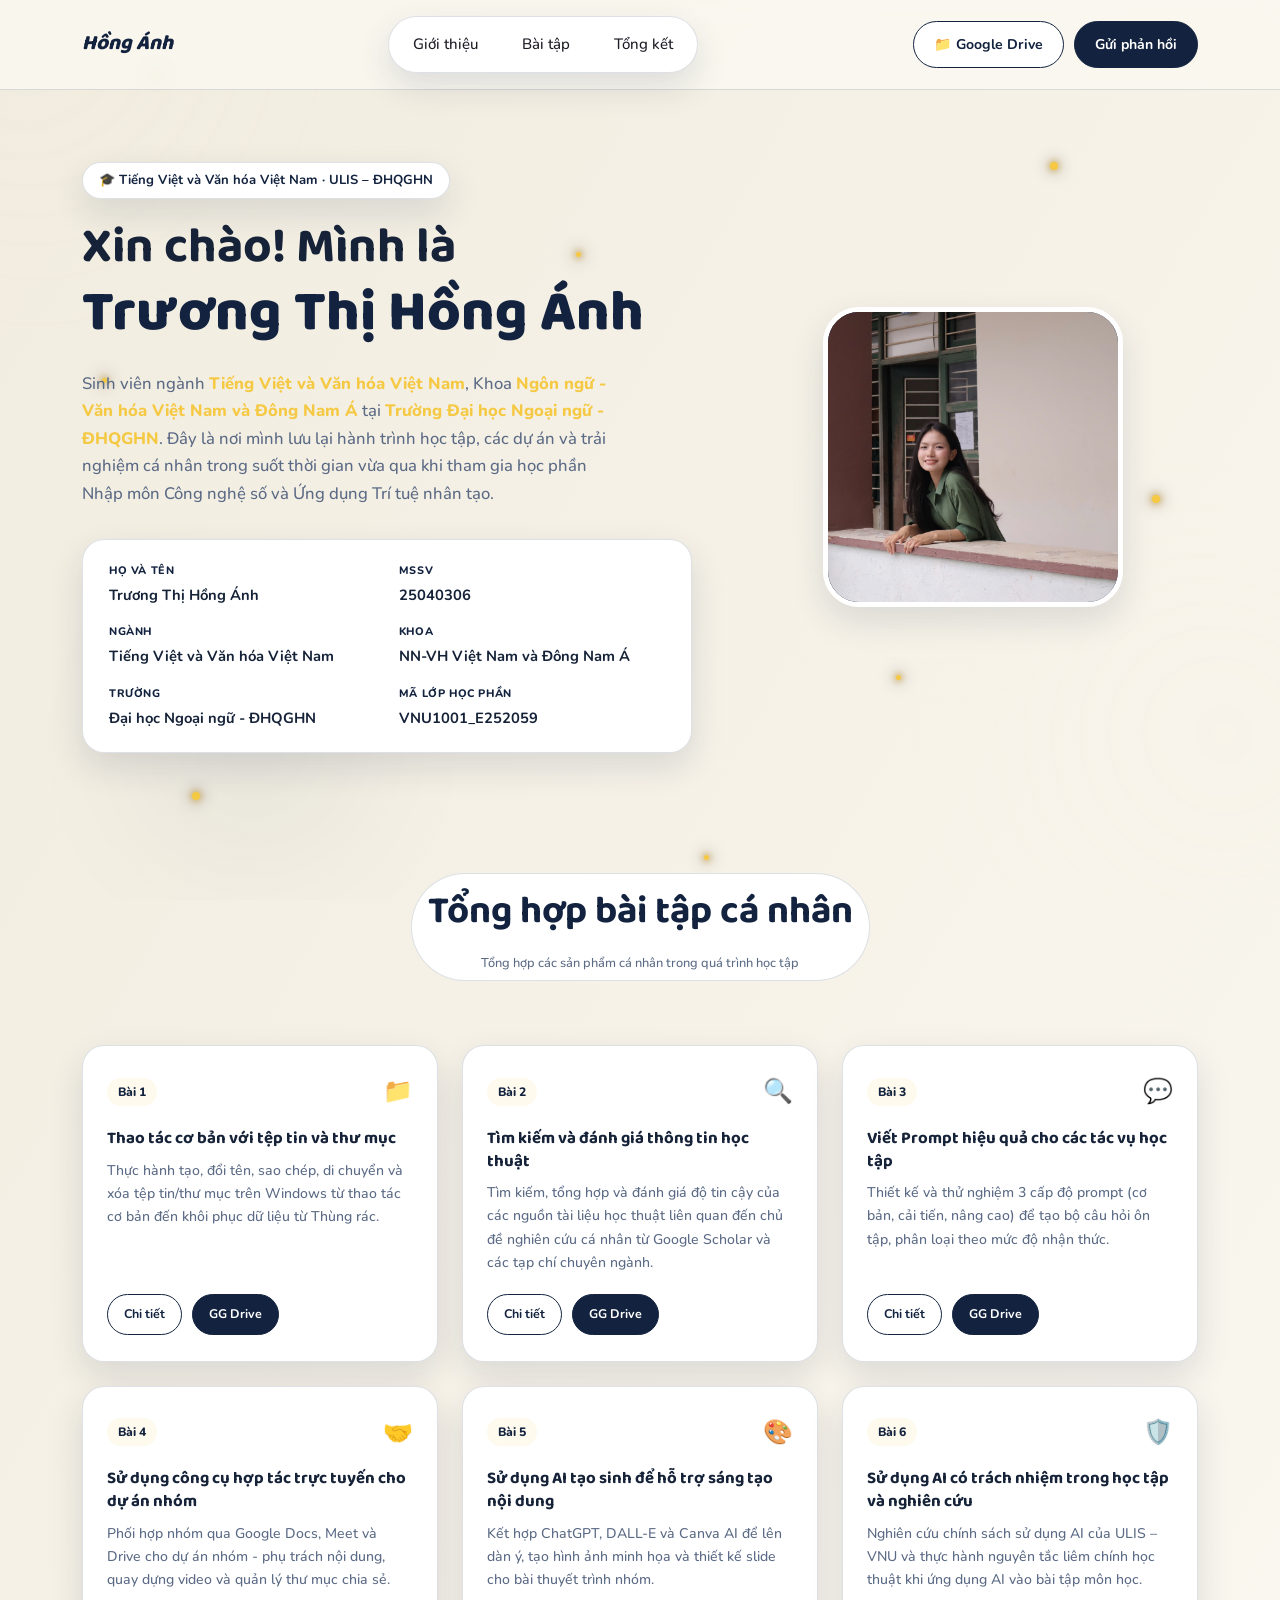
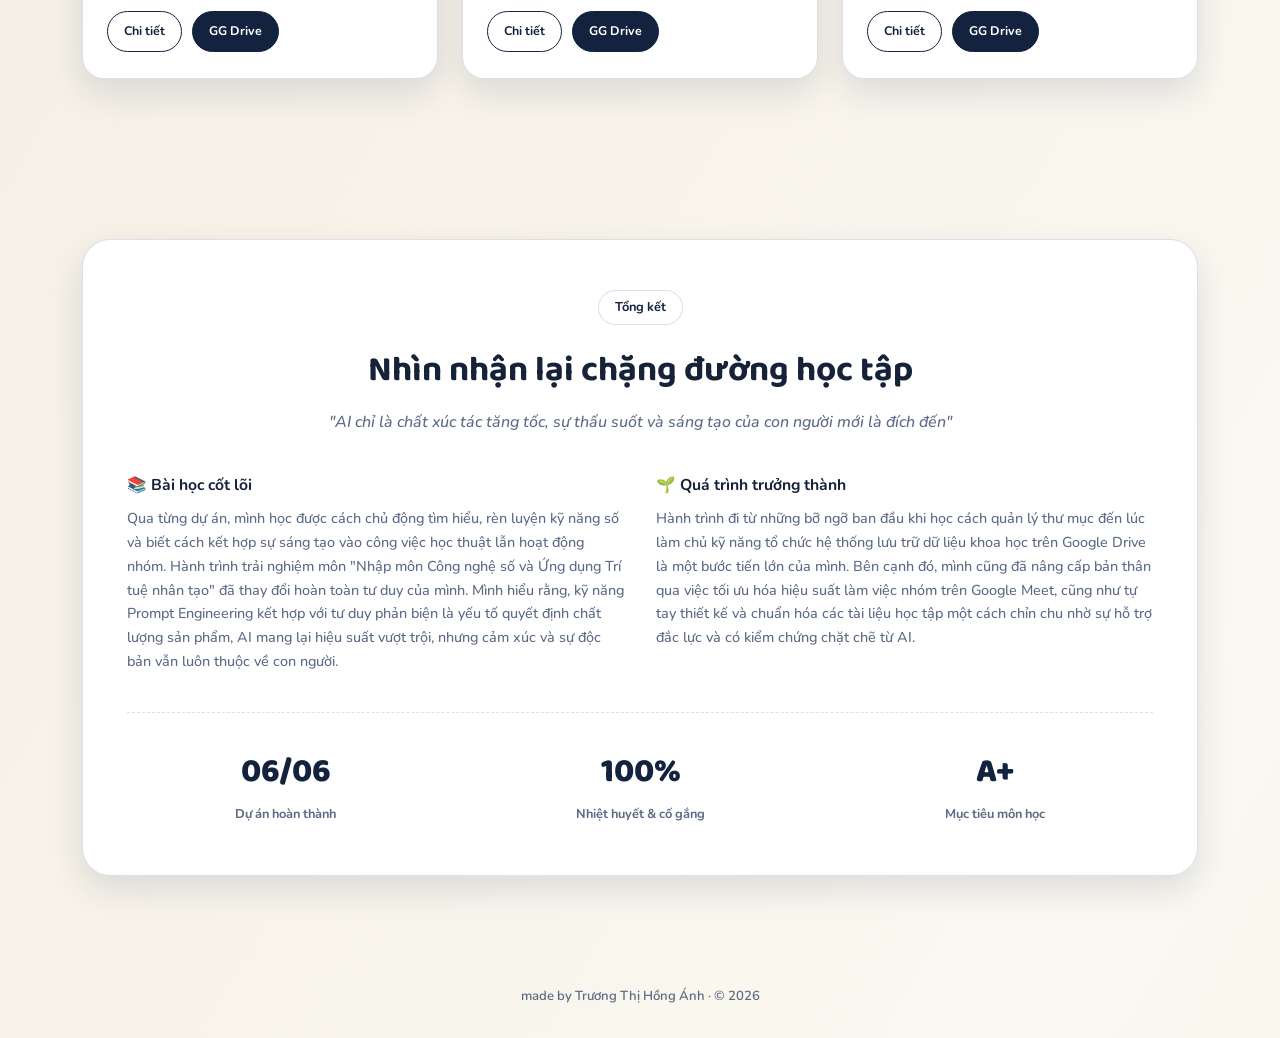
<file: index.html>
<!DOCTYPE html>
<html lang="vi">
<head><link rel="stylesheet" href="style.css">
<meta charset="UTF-8">
<meta name="viewport" content="width=device-width, initial-scale=1.0">
<title>Trương Thị Hồng Ánh — Portfolio</title>
<link rel="preconnect" href="https://fonts.googleapis.com">
<link href="https://fonts.googleapis.com/css2?family=Baloo+2:wght@500;600;700;800&family=Nunito:wght@400;500;600;700;800&display=swap" rel="stylesheet">
<style>
  :root{
    --cream:#FBF8F1;
    --cream-2:#FFFAEE;
    --card:#FFFFFF;
    --navy:#13233F;
    --navy-deep:#122F61;
    --navy-soft:#3E5578;
    --ink:#152238;
    --ink-soft:#5B6A85;
    --gold:#f5c944;
    --line:rgba(19,35,63,0.14);
    --shadow: 0 14px 34px rgba(19,35,63,0.12);
  }

  *{margin:0;padding:0;box-sizing:border-box;}
  html{scroll-behavior:smooth;}

  @media (prefers-reduced-motion: reduce){
    html{scroll-behavior:auto;}
    *{animation-duration:0.01ms !important; animation-iteration-count:1 !important; transition-duration:0.01ms !important;}
  }

  body{
    font-family:'Nunito', sans-serif;
    color:var(--ink);
    line-height:1.65;
    position:relative;
    overflow-x:hidden;
    background:linear-gradient(120deg, #F1ECDF 0%, #FBF8F1 30%, #F1ECDF 60%, #F1ECDF 100%);
    background-size:300% 300%;
    animation:gradientShift 18s ease infinite;
  }
  @keyframes gradientShift{
    0%{background-position:0% 50%;}
    50%{background-position:100% 50%;}
    100%{background-position:0% 50%;}
  }

  h1,h2,h3{font-family:'Baloo 2', sans-serif; font-weight:700;}
  .script{font-family:'Baloo 2', sans-serif; font-weight:800; color:var(--navy);}

  a{color:inherit; text-decoration:none;}
  img{max-width:100%; display:block;}

  :focus-visible{outline:3px solid var(--navy); outline-offset:3px; border-radius:6px;}

  .page{position:relative; z-index:1;}

  /* ---------- BACKGROUND DECOR (continuous drift = "nền động") ---------- */
  .bg-decor{position:fixed; inset:0; overflow:hidden; z-index:0; pointer-events:none;}
  .blob{position:absolute; border-radius:50%; filter:blur(75px); will-change:transform;}
  .blob-1{width:460px; height:460px; top:-14%; left:-10%; background:radial-gradient(circle at 30% 30%, #f7f3e9 0%, transparent 70%); opacity:0.05; animation:drift1 24s ease-in-out infinite;}
  .blob-2{width:520px; height:520px; bottom:-16%; right:-12%; background:radial-gradient(circle at 60% 40%, #fffbf1 0%, transparent 70%); opacity:0.05; animation:drift2 28s ease-in-out infinite;}
  .blob-3{width:380px; height:380px; top:34%; left:58%; background:radial-gradient(circle at 50% 50%, #fffaed 0%, transparent 70%); opacity:0.05; animation:drift3 20s ease-in-out infinite;}
  .blob-4{width:300px; height:300px; top:66%; left:8%; background:radial-gradient(circle at 50% 50%, #13233F 0%, transparent 70%); opacity:0.1; animation:drift1 26s ease-in-out infinite reverse;}
  @keyframes drift1{0%,100%{transform:translate(0,0) rotate(0deg);} 50%{transform:translate(50px,40px) rotate(12deg);}}
  @keyframes drift2{0%,100%{transform:translate(0,0) rotate(0deg);} 50%{transform:translate(-45px,-35px) rotate(-10deg);}}
  @keyframes drift3{0%,100%{transform:translate(0,0) scale(1);} 50%{transform:translate(-30px,25px) scale(1.08);}}

  .sparkle{
    position:absolute; width:5px; height:5px; background:var(--gold); border-radius:50%;
    box-shadow:0 0 6px 2px rgba(201,162,75,0.7), 0 0 16px 5px rgba(19,35,63,0.15);
    animation:twinkle 3.4s ease-in-out infinite;
  }
  .sparkle.big{width:8px; height:8px;}
  @keyframes twinkle{
    0%,100%{opacity:0.15; transform:scale(0.5);}
    50%{opacity:1; transform:scale(1.25);}
  }

  .wrap{max-width:1180px; margin:0 auto; padding:0 32px;}

  /* ---------- NAV ---------- */
  header{
    position:sticky; top:0; z-index:50;
    background:rgba(251,248,241,0.82);
    backdrop-filter:blur(10px);
    border-bottom:1px solid var(--line);
  }
  nav{
    display:flex; align-items:center; justify-content:space-between;
    padding:16px 32px; max-width:1180px; margin:0 auto; gap:20px;
  }
  .logo{font-family:'Baloo 2', sans-serif; font-weight:800; font-size:1.3rem; color:var(--navy);}
  .nav-links{display:flex; gap:8px; list-style:none; font-weight:600; font-size:0.92rem; background:#fff; padding:6px; border-radius:999px; border:1px solid var(--line); box-shadow:var(--shadow);}
  .nav-links a{padding:9px 18px; border-radius:999px; display:inline-block; transition:background 0.2s ease, color 0.2s ease;}
  .nav-links a:hover, .nav-links a:focus-visible{background:var(--navy); color:#fff;}
  .nav-actions{display:flex; gap:10px; align-items:center;}
  @media (max-width:900px){.nav-links{display:none;}}
  @media (max-width:620px){.nav-actions .btn-outline span{display:none;}}

  .btn{
    font-family:'Nunito', sans-serif; font-weight:700; font-size:0.88rem;
    padding:11px 20px; border-radius:999px; cursor:pointer;
    display:inline-flex; align-items:center; gap:7px; white-space:nowrap;
    transition:transform 0.2s ease, box-shadow 0.2s ease, background 0.2s ease;
    border:1.5px solid var(--navy);
    position:relative; overflow:hidden;
  }
  .btn::after{
    content:""; position:absolute; top:0; left:-75%; width:45%; height:100%;
    background:linear-gradient(120deg, transparent, rgba(255,255,255,0.65), transparent);
    transform:skewX(-20deg); transition:left 0.55s ease;
  }
  .btn:hover::after{left:130%;}
  .btn:hover{transform:translateY(-3px); box-shadow:0 10px 22px rgba(19,35,63,0.22);}
  .btn-outline{background:#fff; color:var(--navy);}
  .btn-outline:hover{background:var(--navy); color:#fff;}
  .btn-solid{background:var(--navy); color:#fff; border-color:var(--navy);}
  .btn-solid:hover{background:var(--navy-deep); border-color:var(--navy-deep);}
  .btn-lg{padding:14px 26px; font-size:0.95rem;}

  /* ---------- HERO ---------- */
  .hero{padding:72px 32px 40px; max-width:1180px; margin:0 auto; scroll-margin-top:100px;}
  .hero-grid{display:grid; grid-template-columns:1.15fr 0.85fr; gap:56px; align-items:center;}
  @media (max-width:860px){.hero-grid{grid-template-columns:1fr; text-align:center;}}

  .eyebrow{
    display:inline-flex; align-items:center; gap:8px; background:#fff; border:1px solid var(--line);
    color:var(--navy); font-weight:700; padding:7px 16px; border-radius:999px;
    font-size:0.82rem; margin-bottom:20px; box-shadow:var(--shadow);
  }
  .hero h1{font-size:clamp(2rem, 4.6vw, 3.1rem); line-height:1.18; font-weight:700; color:var(--ink);}
  .hero h1 .script{font-size:clamp(2.3rem, 5.4vw, 3.6rem); display:block; margin-top:2px;}
  .hero p.lead{margin:22px 0 0; font-size:1.04rem; color:var(--ink-soft); max-width:540px; font-weight:500;}
  @media (max-width:860px){.hero p.lead{margin-left:auto; margin-right:auto;}}
  .hero p.lead b{color:var(--gold); font-weight:800;}

  .avatar{
    position:relative; width:100%; max-width:300px; margin:0 auto; aspect-ratio:1/1;
    border-radius:36px; overflow:hidden; border:5px solid #fff; box-shadow:var(--shadow);
    background:linear-gradient(135deg, var(--navy) 0%, var(--navy-soft) 100%);
    display:flex; align-items:center; justify-content:center;
    transition:transform 0.35s ease, box-shadow 0.35s ease;
  }
  .avatar:hover{transform:rotate(-2deg) scale(1.03); box-shadow:0 20px 44px rgba(19,35,63,0.3);}
  .avatar .initials{font-family:'Baloo 2', sans-serif; font-weight:800; font-size:4.2rem; color:var(--cream); letter-spacing:2px;}
  .avatar .cap{position:absolute; bottom:16px; right:18px; font-size:2rem;}

  .info-grid{
    margin-top:32px; background:#fff; border:1px solid var(--line); border-radius:22px;
    padding:22px 26px; box-shadow:var(--shadow); display:grid; grid-template-columns:repeat(2, 1fr); gap:16px 24px;
  }
  @media (max-width:520px){.info-grid{grid-template-columns:1fr;}}
  .info-item label{display:block; font-size:0.68rem; text-transform:uppercase; letter-spacing:0.6px; color:var(--navy); font-weight:800; margin-bottom:3px;}
  .info-item .val{font-size:0.92rem; font-weight:700; color:var(--ink);}

  /* ---------- SECTION SHARED ---------- */
  .section{padding:80px 32px; max-width:1180px; margin:0 auto; scroll-margin-top:100px;}
  .section-head{text-align:center; margin-bottom:48px;}
  .tag{
    display:inline-block; background:#fff; border:1px solid var(--line); color:var(--navy);
    font-weight:700; font-size:0.8rem; padding:6px 16px; border-radius:999px; margin-bottom:16px;
  }
  .section-head h2{font-size:clamp(1.8rem, 3.6vw, 2.4rem);}
  .section-head p{color:var(--ink-soft); margin-top:10px; font-weight:500;}

  /* ---------- WORK / ASSIGNMENTS ---------- */
  .grid{display:grid; grid-template-columns:repeat(3, 1fr); gap:24px;}
  @media (max-width:920px){.grid{grid-template-columns:repeat(2,1fr);}}
  @media (max-width:620px){.grid{grid-template-columns:1fr;}}

  .card{
    background:var(--card); border:1px solid var(--line); border-radius:22px; padding:26px 24px;
    box-shadow:var(--shadow); transition:transform 0.22s ease, box-shadow 0.22s ease;
    display:flex; flex-direction:column;
  }
  .card:hover{transform:translateY(-7px) scale(1.015); box-shadow:0 22px 44px rgba(19,35,63,0.22);}
  .card-top{display:flex; align-items:center; justify-content:space-between; margin-bottom:16px;}
  .card-num{font-size:0.76rem; font-weight:800; color:var(--navy); background:var(--cream-2); padding:4px 11px; border-radius:999px;}
  .card-ic{font-size:1.5rem; display:inline-block; transition:transform 0.35s ease;}
  .card:hover .card-ic{transform:scale(1.25) rotate(10deg);}
  .card h3{font-size:1.05rem; margin-bottom:8px; line-height:1.35;}
  .card p{font-size:0.88rem; color:var(--ink-soft); font-weight:500; margin-bottom:20px; flex:1;}
  .card-actions{display:flex; gap:10px;}
  .card-actions .btn{padding:9px 16px; font-size:0.78rem;}

  /* ---------- REFLECTION ---------- */
  .reflect-card{
    background:var(--card); border:1px solid var(--line); border-radius:28px; padding:50px 44px;
    box-shadow:var(--shadow);
  }
  .reflect-head{text-align:center; margin-bottom:38px;}
  .reflect-head h2{font-size:clamp(1.7rem, 3.4vw, 2.2rem);}
  .reflect-head p{color:var(--ink-soft); font-style:italic; margin-top:10px; font-weight:500;}
  .reflect-cols{display:grid; grid-template-columns:1fr 1fr; gap:32px; margin-bottom:38px;}
  @media (max-width:760px){.reflect-cols{grid-template-columns:1fr;}}
  .reflect-cols h4{font-size:0.98rem; margin-bottom:8px; display:flex; gap:8px; align-items:center;}
  .reflect-cols p{font-size:0.9rem; color:var(--ink-soft); font-weight:500;}
  .stats-row{
    display:flex; justify-content:space-around; flex-wrap:wrap; gap:24px;
    border-top:1px dashed var(--line); padding-top:32px;
  }
  .stat{text-align:center; transition:transform 0.25s ease;}
  .stat:hover{transform:translateY(-4px);}
  .stat .num{font-family:'Baloo 2', sans-serif; font-weight:800; font-size:2.1rem; color:var(--navy); transition:color 0.25s ease, transform 0.25s ease;}
  .stat:hover .num{color:var(--gold); transform:scale(1.1);}
  .stat .lbl{font-size:0.8rem; color:var(--ink-soft); font-weight:700; margin-top:4px;}

  /* ---------- CONTACT / FOOTER ---------- */
  .contact-box{
    background:var(--navy); color:#fff; border-radius:32px; padding:60px 40px; text-align:center;
  }
  .contact-box h2{font-size:clamp(1.6rem, 3.6vw, 2.2rem); margin-bottom:14px;}
  .contact-box p{max-width:440px; margin:0 auto 28px; font-weight:500; opacity:0.85;}
  .contact-box .btn-outline{background:transparent; color:#fff; border-color:#fff;}
  .contact-box .btn-outline:hover{background:#fff; color:var(--navy);}

  footer{text-align:center; padding:30px; font-size:0.82rem; color:var(--ink-soft); font-weight:600;}

  .reveal{opacity:0; transform:translateY(20px) scale(0.98); transition:opacity 0.6s ease, transform 0.6s ease;}
  .reveal.in{opacity:1; transform:translateY(0) scale(1);}
</style>
</head>
<body>

<div class="bg-decor" aria-hidden="true">
  <div class="blob blob-1"></div>
  <div class="blob blob-2"></div>
  <div class="blob blob-3"></div>
  <div class="blob blob-4"></div>
  <span class="sparkle" style="top:8%; left:12%; animation-delay:0s;"></span>
  <span class="sparkle big" style="top:18%; left:82%; animation-delay:0.6s;"></span>
  <span class="sparkle" style="top:28%; left:45%; animation-delay:1.1s;"></span>
  <span class="sparkle" style="top:42%; left:8%; animation-delay:0.3s;"></span>
  <span class="sparkle big" style="top:55%; left:90%; animation-delay:1.6s;"></span>
  <span class="sparkle" style="top:65%; left:30%; animation-delay:0.9s;"></span>
  <span class="sparkle" style="top:75%; left:70%; animation-delay:1.9s;"></span>
  <span class="sparkle big" style="top:88%; left:15%; animation-delay:0.4s;"></span>
  <span class="sparkle" style="top:95%; left:55%; animation-delay:1.3s;"></span>
</div>

<div class="page">

<header>
  <nav>
    <a href="#top" class="logo">Hồng Ánh</a>
    <ul class="nav-links">
      <li><a href="#top">Giới thiệu</a></li>
      <li><a href="#work">Bài tập</a></li>
      <li><a href="#reflect">Tổng kết</a></li>
    </ul>
    <div class="nav-actions">
      <a href="https://drive.google.com/drive/folders/1WkN2VceNfrPI8JpToByXSxWGI6O1uMjt?usp=drive_link" class="btn btn-outline"><span>📁 Google Drive</span></a>
      <a href="#contact" class="btn btn-solid">Gửi phản hồi</a>
    </div>
  </nav>
</header>

<section class="hero" id="top">
  <div class="hero-grid">
    <div>
      <div class="eyebrow reveal">🎓 Tiếng Việt và Văn hóa Việt Nam · ULIS – ĐHQGHN</div>
      <h1 class="reveal">Xin chào! Mình là<span class="script">Trương Thị Hồng Ánh</span></h1>
      <p class="lead reveal">Sinh viên ngành <b>Tiếng Việt và Văn hóa Việt Nam</b>, Khoa <b>Ngôn ngữ - Văn hóa Việt Nam và Đông Nam Á</b> tại <b>Trường Đại học Ngoại ngữ - ĐHQGHN</b>. Đây là nơi mình lưu lại hành trình học tập, các dự án và trải nghiệm cá nhân trong suốt thời gian vừa qua khi tham gia học phần Nhập môn Công nghệ số và Ứng dụng Trí tuệ nhân tạo.</p>

      <div class="info-grid reveal">
        <div class="info-item">
          <label>Họ và tên</label>
          <div class="val">Trương Thị Hồng Ánh</div>
        </div>
        <div class="info-item">
          <label>MSSV</label>
          <div class="val">25040306</div>
        </div>
        <div class="info-item">
          <label>Ngành</label>
          <div class="val">Tiếng Việt và Văn hóa Việt Nam</div>
        </div>
        <div class="info-item">
          <label>Khoa</label>
          <div class="val">NN-VH Việt Nam và Đông Nam Á</div>
        </div>
        <div class="info-item">
          <label>Trường</label>
          <div class="val">Đại học Ngoại ngữ - ĐHQGHN</div>
        </div>
        <div class="info-item">
          <label>Mã lớp học phần</label>
          <div class="val">VNU1001_E252059</div>
        </div>
      </div>
    </div>

    <div class="avatar reveal">
      <img src="honganh.jpg" alt="Ảnh chân dung Trương Thị Hồng Ánh">
    </div>
  </div>
</section>

<section class="section" id="work">
  <div class="section-head reveal">
    <span class="tag"Sản phẩm & hoạt động"</span>
    <h2>Tổng hợp bài tập cá nhân</h2>
    <p>Tổng hợp các sản phẩm cá nhân trong quá trình học tập</p>
  </div>
  <div class="grid reveal">
    <article class="card">
      <div class="card-top"><span class="card-num">Bài 1</span><span class="card-ic">📁</span></div>
      <h3>Thao tác cơ bản với tệp tin và thư mục</h3>
      <p>Thực hành tạo, đổi tên, sao chép, di chuyển và xóa tệp tin/thư mục trên Windows từ thao tác cơ bản đến khôi phục dữ liệu từ Thùng rác.</p>
      <div class="card-actions">
        <a href="#" class="btn btn-outline">Chi tiết</a>
        <a href="https://drive.google.com/file/d/1UImSYM5ZKTNZsYPjXspPGpFOTRqvY5WO/view?usp=drive_link" class="btn btn-solid">GG Drive</a>
      </div>
    </article>
    <article class="card">
      <div class="card-top"><span class="card-num">Bài 2</span><span class="card-ic">🔍</span></div>
      <h3>Tìm kiếm và đánh giá thông tin học thuật</h3>
      <p>Tìm kiếm, tổng hợp và đánh giá độ tin cậy của các nguồn tài liệu học thuật liên quan đến chủ đề nghiên cứu cá nhân từ Google Scholar và các tạp chí chuyên ngành.</p>
      <div class="card-actions">
        <a href="#" class="btn btn-outline">Chi tiết</a>
        <a href="https://drive.google.com/file/d/1QcYv56mJTA9ze-ss-HcWlZG89Zi8wV8g/view?usp=drive_link" class="btn btn-solid">GG Drive</a>
      </div>
    </article>
    <article class="card">
      <div class="card-top"><span class="card-num">Bài 3</span><span class="card-ic">💬</span></div>
      <h3>Viết Prompt hiệu quả cho các tác vụ học tập</h3>
      <p>Thiết kế và thử nghiệm 3 cấp độ prompt (cơ bản, cải tiến, nâng cao) để tạo bộ câu hỏi ôn tập, phân loại theo mức độ nhận thức.</p>
      <div class="card-actions">
        <a href="#" class="btn btn-outline">Chi tiết</a>
        <a href="https://drive.google.com/file/d/1pzuXH4Mg75WG00y6A1yFv52HtvDx4DQO/view?usp=drive_link" class="btn btn-solid">GG Drive</a>
      </div>
    </article>
    <article class="card">
      <div class="card-top"><span class="card-num">Bài 4</span><span class="card-ic">🤝</span></div>
      <h3>Sử dụng công cụ hợp tác trực tuyến cho dự án nhóm</h3>
      <p>Phối hợp nhóm qua Google Docs, Meet và Drive cho dự án nhóm - phụ trách nội dung, quay dựng video và quản lý thư mục chia sẻ.</p>
      <div class="card-actions">
        <a href="#" class="btn btn-outline">Chi tiết</a>
        <a href="https://drive.google.com/file/d/1FI8VAvugh8L23MPTnLeHW4ciOI-Kk4f0/view?usp=drive_link" class="btn btn-solid">GG Drive</a>
      </div>
    </article>
    <article class="card">
      <div class="card-top"><span class="card-num">Bài 5</span><span class="card-ic">🎨</span></div>
      <h3>Sử dụng AI tạo sinh để hỗ trợ sáng tạo nội dung</h3>
      <p>Kết hợp ChatGPT, DALL-E và Canva AI để lên dàn ý, tạo hình ảnh minh họa và thiết kế slide cho bài thuyết trình nhóm.</p>
      <div class="card-actions">
        <a href="#" class="btn btn-outline">Chi tiết</a>
        <a href="https://drive.google.com/file/d/1X3LgwSjSAPVZEpyvA6_TX3fCEw8sXmDX/view?usp=drive_link" class="btn btn-solid">GG Drive</a>
      </div>
    </article>
    <article class="card">
      <div class="card-top"><span class="card-num">Bài 6</span><span class="card-ic">🛡️</span></div>
      <h3>Sử dụng AI có trách nhiệm trong học tập và nghiên cứu</h3>
      <p>Nghiên cứu chính sách sử dụng AI của ULIS – VNU và thực hành nguyên tắc liêm chính học thuật khi ứng dụng AI vào bài tập môn học.</p>
      <div class="card-actions">
        <a href="#" class="btn btn-outline">Chi tiết</a>
        <a href="https://drive.google.com/file/d/1NhaYEPLZZxOKlcgVVOvOREGZvafTPQPT/view?usp=drive_link" class="btn btn-solid">GG Drive</a>
      </div>
    </article>
  </div>
</section>

<section class="section" id="reflect">
  <div class="reflect-card reveal">
    <div class="reflect-head">
      <span class="tag">Tổng kết</span>
      <h2>Nhìn nhận lại chặng đường học tập</h2>
      <p>"AI chỉ là chất xúc tác tăng tốc, sự thấu suốt và sáng tạo của con người mới là đích đến"</p>
    </div>
    <div class="reflect-cols">
      <div>
        <h4>📚 Bài học cốt lõi</h4>
        <p>Qua từng dự án, mình học được cách chủ động tìm hiểu, rèn luyện kỹ năng số và biết cách kết hợp sự sáng tạo vào công việc học thuật lẫn hoạt động nhóm. Hành trình trải nghiệm môn "Nhập môn Công nghệ số và Ứng dụng Trí tuệ nhân tạo" đã thay đổi hoàn toàn tư duy của mình. Mình hiểu rằng,
kỹ năng Prompt Engineering kết hợp với tư duy phản biện là yếu tố quyết định chất lượng sản phẩm, AI mang lại hiệu suất vượt trội, nhưng cảm xúc và sự độc bản vẫn luôn thuộc về con người.</p>
      </div>
      <div>
        <h4>🌱 Quá trình trưởng thành</h4>
        <p>Hành trình đi từ những bỡ ngỡ ban đầu khi học cách quản lý thư mục đến lúc làm chủ kỹ năng tổ chức hệ thống lưu trữ dữ liệu khoa học trên Google Drive là một bước tiến lớn của mình. Bên cạnh đó, mình cũng đã nâng cấp bản thân qua việc tối ưu hóa hiệu suất làm việc nhóm trên Google Meet, cũng như tự tay thiết kế và chuẩn hóa các tài liệu học tập một cách chỉn chu nhờ sự hỗ trợ đắc lực và có kiểm chứng chặt chẽ từ AI.</p>
      </div>
    </div>
    <div class="stats-row">
      <div class="stat">
        <div class="num">06/06</div>
        <div class="lbl">Dự án hoàn thành</div>
      </div>
      <div class="stat">
        <div class="num">100%</div>
        <div class="lbl">Nhiệt huyết & cố gắng</div>
      </div>
      <div class="stat">
        <div class="num">A+</div>
        <div class="lbl">Mục tiêu môn học</div>
      </div>
    </div>
  </div>
</section>

<footer>
  made by Trương Thị Hồng Ánh · © 2026
</footer>

</div>

<script>
  const revealEls = document.querySelectorAll('.reveal');
  const io = new IntersectionObserver((entries)=>{
    entries.forEach(e=>{
      if(e.isIntersecting){ e.target.classList.add('in'); io.unobserve(e.target); }
    });
  }, {threshold:0.12});
  revealEls.forEach(el=>io.observe(el));
</script>

  <script>
// Tự động chèn CSS trực tiếp vào trang web bằng JavaScript để ép hoạt họa chạy
const sparkleStyle = document.createElement('style');
sparkleStyle.innerHTML = `
    .super-sparkle {
        position: fixed !important;
        pointer-events: none !important;
        transform: translate(-50%, -50%) !important;
        color: #ffd700 !important;
        text-shadow: 0 0 8px #ffd700, 0 0 15px #ff8c00 !important;
        z-index: 999999 !important;
        font-family: 'Apple Color Emoji', 'Segoe UI Emoji', sans-serif !important;
        line-height: 1 !important;
        animation: flyFade 0.7s cubic-bezier(0.25, 1, 0.5, 1) forwards !important;
    }
    @keyframes flyFade {
        0% { transform: translate(-50%, -50%) scale(0) rotate(0deg); opacity: 1; }
        100% { transform: translate(calc(-50% + var(--mx)), calc(-50% + var(--my))) scale(1.3) rotate(120deg); opacity: 0; }
    }
`;
document.head.appendChild(sparkleStyle);

// Lắng nghe sự kiện di chuyển chuột
document.addEventListener('mousemove', function(e) {
    // Tạo hạt lấp lánh
    const p = document.createElement('div');
    p.className = 'super-sparkle';
    
    // Chọn ngẫu nhiên biểu tượng lấp lánh
    const icons = ['🌟', '◦'];
    p.innerText = icons[Math.floor(Math.random() * icons.length)];
    
    // Sử dụng clientX, clientY (Tọa độ cố định trên màn hình) thay vì pageX, pageY
    p.style.left = e.clientX + 'px';
    p.style.top = e.clientY + 'px';
    
    // Kích thước ngẫu nhiên
    p.style.fontSize = (Math.random() * 12 + 12) + 'px';
    
    // Hướng bay ngẫu nhiên
    p.style.setProperty('--mx', ((Math.random() - 0.5) * 50) + 'px');
    p.style.setProperty('--my', ((Math.random() - 0.5) * 50) + 'px');
    
    document.body.appendChild(p);
    
    // Xóa hạt sau 0.7 giây
    setTimeout(() => p.remove(), 500);
});
</script>
</body>
</html>
</file>
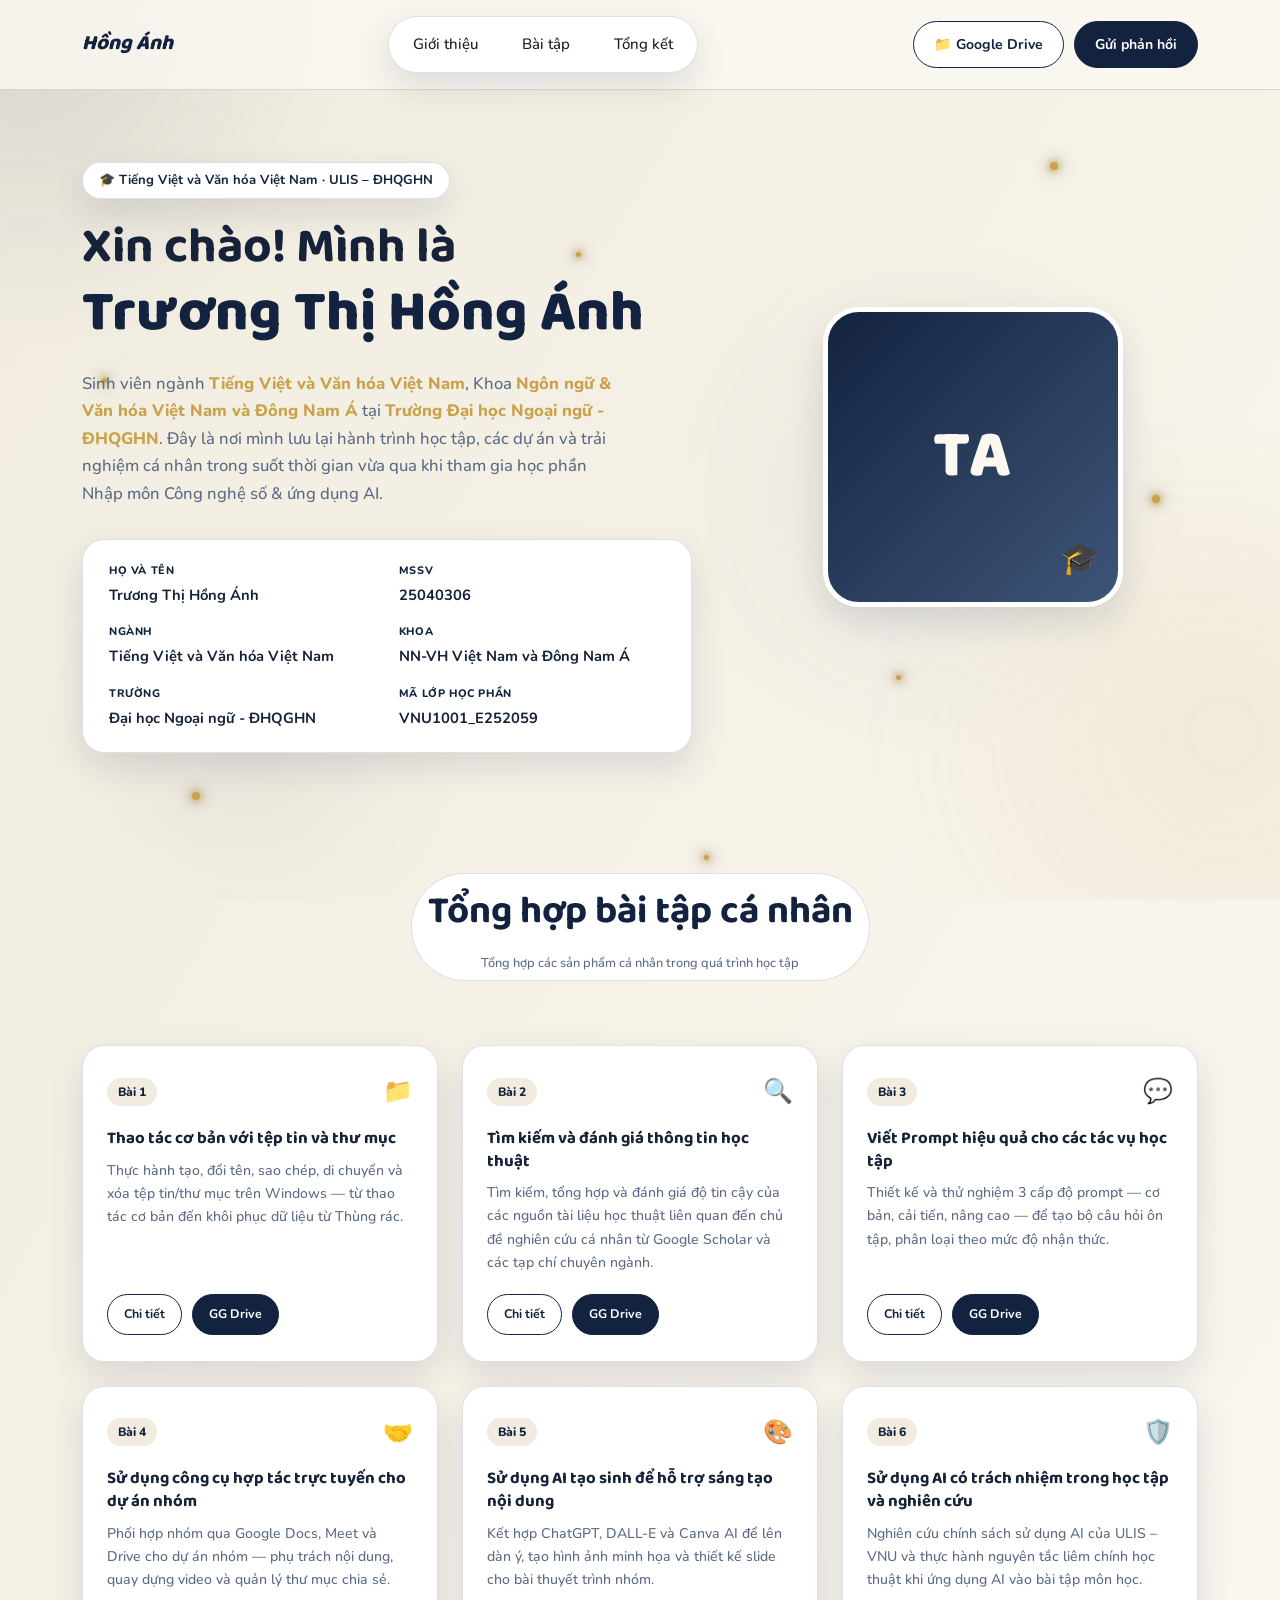
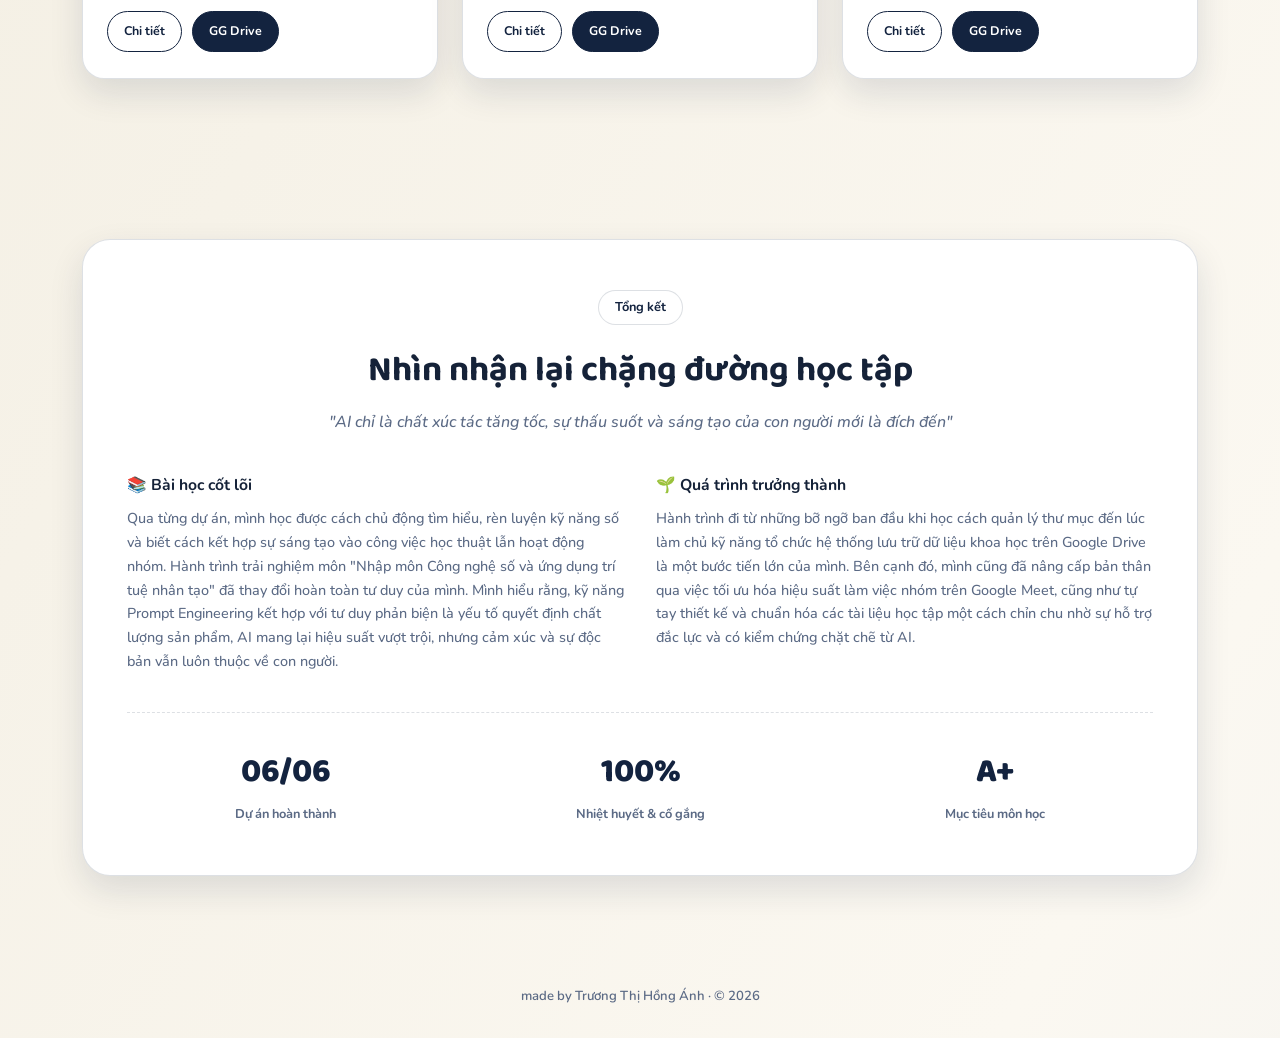
<file: project.html>
<!DOCTYPE html>
<html lang="vi">
<head><link rel="stylesheet" href="style.css">
<meta charset="UTF-8">
<meta name="viewport" content="width=device-width, initial-scale=1.0">
<title>Trương Thị Hồng Ánh — Portfolio</title>
<link rel="preconnect" href="https://fonts.googleapis.com">
<link href="https://fonts.googleapis.com/css2?family=Baloo+2:wght@500;600;700;800&family=Nunito:wght@400;500;600;700;800&display=swap" rel="stylesheet">
<style>
  :root{
    --cream:#FBF8F1;
    --cream-2:#F1ECDF;
    --card:#FFFFFF;
    --navy:#13233F;
    --navy-deep:#0B1730;
    --navy-soft:#3E5578;
    --ink:#152238;
    --ink-soft:#5B6A85;
    --gold:#C9A24B;
    --line:rgba(19,35,63,0.14);
    --shadow: 0 14px 34px rgba(19,35,63,0.12);
  }

  *{margin:0;padding:0;box-sizing:border-box;}
  html{scroll-behavior:smooth;}

  @media (prefers-reduced-motion: reduce){
    html{scroll-behavior:auto;}
    *{animation-duration:0.01ms !important; animation-iteration-count:1 !important; transition-duration:0.01ms !important;}
  }

  body{
    font-family:'Nunito', sans-serif;
    color:var(--ink);
    line-height:1.65;
    position:relative;
    overflow-x:hidden;
    background:linear-gradient(120deg, #F1ECDF 0%, #FBF8F1 30%, #E3E8F0 60%, #F1ECDF 100%);
    background-size:300% 300%;
    animation:gradientShift 18s ease infinite;
  }
  @keyframes gradientShift{
    0%{background-position:0% 50%;}
    50%{background-position:100% 50%;}
    100%{background-position:0% 50%;}
  }

  h1,h2,h3{font-family:'Baloo 2', sans-serif; font-weight:700;}
  .script{font-family:'Baloo 2', sans-serif; font-weight:800; color:var(--navy);}

  a{color:inherit; text-decoration:none;}
  img{max-width:100%; display:block;}

  :focus-visible{outline:3px solid var(--navy); outline-offset:3px; border-radius:6px;}

  .page{position:relative; z-index:1;}

  /* ---------- BACKGROUND DECOR (continuous drift = "nền động") ---------- */
  .bg-decor{position:fixed; inset:0; overflow:hidden; z-index:0; pointer-events:none;}
  .blob{position:absolute; border-radius:50%; filter:blur(75px); will-change:transform;}
  .blob-1{width:460px; height:460px; top:-14%; left:-10%; background:radial-gradient(circle at 30% 30%, #1B2E52 0%, transparent 70%); opacity:0.14; animation:drift1 24s ease-in-out infinite;}
  .blob-2{width:520px; height:520px; bottom:-16%; right:-12%; background:radial-gradient(circle at 60% 40%, #C9A24B 0%, transparent 70%); opacity:0.16; animation:drift2 28s ease-in-out infinite;}
  .blob-3{width:380px; height:380px; top:34%; left:58%; background:radial-gradient(circle at 50% 50%, #3E5578 0%, transparent 70%); opacity:0.16; animation:drift3 20s ease-in-out infinite;}
  .blob-4{width:300px; height:300px; top:66%; left:8%; background:radial-gradient(circle at 50% 50%, #13233F 0%, transparent 70%); opacity:0.1; animation:drift1 26s ease-in-out infinite reverse;}
  @keyframes drift1{0%,100%{transform:translate(0,0) rotate(0deg);} 50%{transform:translate(50px,40px) rotate(12deg);}}
  @keyframes drift2{0%,100%{transform:translate(0,0) rotate(0deg);} 50%{transform:translate(-45px,-35px) rotate(-10deg);}}
  @keyframes drift3{0%,100%{transform:translate(0,0) scale(1);} 50%{transform:translate(-30px,25px) scale(1.08);}}

  .sparkle{
    position:absolute; width:5px; height:5px; background:var(--gold); border-radius:50%;
    box-shadow:0 0 6px 2px rgba(201,162,75,0.7), 0 0 16px 5px rgba(19,35,63,0.15);
    animation:twinkle 3.4s ease-in-out infinite;
  }
  .sparkle.big{width:8px; height:8px;}
  @keyframes twinkle{
    0%,100%{opacity:0.15; transform:scale(0.5);}
    50%{opacity:1; transform:scale(1.25);}
  }

  .wrap{max-width:1180px; margin:0 auto; padding:0 32px;}

  /* ---------- NAV ---------- */
  header{
    position:sticky; top:0; z-index:50;
    background:rgba(251,248,241,0.82);
    backdrop-filter:blur(10px);
    border-bottom:1px solid var(--line);
  }
  nav{
    display:flex; align-items:center; justify-content:space-between;
    padding:16px 32px; max-width:1180px; margin:0 auto; gap:20px;
  }
  .logo{font-family:'Baloo 2', sans-serif; font-weight:800; font-size:1.3rem; color:var(--navy);}
  .nav-links{display:flex; gap:8px; list-style:none; font-weight:600; font-size:0.92rem; background:#fff; padding:6px; border-radius:999px; border:1px solid var(--line); box-shadow:var(--shadow);}
  .nav-links a{padding:9px 18px; border-radius:999px; display:inline-block; transition:background 0.2s ease, color 0.2s ease;}
  .nav-links a:hover, .nav-links a:focus-visible{background:var(--navy); color:#fff;}
  .nav-actions{display:flex; gap:10px; align-items:center;}
  @media (max-width:900px){.nav-links{display:none;}}
  @media (max-width:620px){.nav-actions .btn-outline span{display:none;}}

  .btn{
    font-family:'Nunito', sans-serif; font-weight:700; font-size:0.88rem;
    padding:11px 20px; border-radius:999px; cursor:pointer;
    display:inline-flex; align-items:center; gap:7px; white-space:nowrap;
    transition:transform 0.2s ease, box-shadow 0.2s ease, background 0.2s ease;
    border:1.5px solid var(--navy);
    position:relative; overflow:hidden;
  }
  .btn::after{
    content:""; position:absolute; top:0; left:-75%; width:45%; height:100%;
    background:linear-gradient(120deg, transparent, rgba(255,255,255,0.65), transparent);
    transform:skewX(-20deg); transition:left 0.55s ease;
  }
  .btn:hover::after{left:130%;}
  .btn:hover{transform:translateY(-3px); box-shadow:0 10px 22px rgba(19,35,63,0.22);}
  .btn-outline{background:#fff; color:var(--navy);}
  .btn-outline:hover{background:var(--navy); color:#fff;}
  .btn-solid{background:var(--navy); color:#fff; border-color:var(--navy);}
  .btn-solid:hover{background:var(--navy-deep); border-color:var(--navy-deep);}
  .btn-lg{padding:14px 26px; font-size:0.95rem;}

  /* ---------- HERO ---------- */
  .hero{padding:72px 32px 40px; max-width:1180px; margin:0 auto; scroll-margin-top:100px;}
  .hero-grid{display:grid; grid-template-columns:1.15fr 0.85fr; gap:56px; align-items:center;}
  @media (max-width:860px){.hero-grid{grid-template-columns:1fr; text-align:center;}}

  .eyebrow{
    display:inline-flex; align-items:center; gap:8px; background:#fff; border:1px solid var(--line);
    color:var(--navy); font-weight:700; padding:7px 16px; border-radius:999px;
    font-size:0.82rem; margin-bottom:20px; box-shadow:var(--shadow);
  }
  .hero h1{font-size:clamp(2rem, 4.6vw, 3.1rem); line-height:1.18; font-weight:700; color:var(--ink);}
  .hero h1 .script{font-size:clamp(2.3rem, 5.4vw, 3.6rem); display:block; margin-top:2px;}
  .hero p.lead{margin:22px 0 0; font-size:1.04rem; color:var(--ink-soft); max-width:540px; font-weight:500;}
  @media (max-width:860px){.hero p.lead{margin-left:auto; margin-right:auto;}}
  .hero p.lead b{color:var(--gold); font-weight:800;}

  .avatar{
    position:relative; width:100%; max-width:300px; margin:0 auto; aspect-ratio:1/1;
    border-radius:36px; overflow:hidden; border:5px solid #fff; box-shadow:var(--shadow);
    background:linear-gradient(135deg, var(--navy) 0%, var(--navy-soft) 100%);
    display:flex; align-items:center; justify-content:center;
    transition:transform 0.35s ease, box-shadow 0.35s ease;
  }
  .avatar:hover{transform:rotate(-2deg) scale(1.03); box-shadow:0 20px 44px rgba(19,35,63,0.3);}
  .avatar .initials{font-family:'Baloo 2', sans-serif; font-weight:800; font-size:4.2rem; color:var(--cream); letter-spacing:2px;}
  .avatar .cap{position:absolute; bottom:16px; right:18px; font-size:2rem;}

  .info-grid{
    margin-top:32px; background:#fff; border:1px solid var(--line); border-radius:22px;
    padding:22px 26px; box-shadow:var(--shadow); display:grid; grid-template-columns:repeat(2, 1fr); gap:16px 24px;
  }
  @media (max-width:520px){.info-grid{grid-template-columns:1fr;}}
  .info-item label{display:block; font-size:0.68rem; text-transform:uppercase; letter-spacing:0.6px; color:var(--navy); font-weight:800; margin-bottom:3px;}
  .info-item .val{font-size:0.92rem; font-weight:700; color:var(--ink);}

  /* ---------- SECTION SHARED ---------- */
  .section{padding:80px 32px; max-width:1180px; margin:0 auto; scroll-margin-top:100px;}
  .section-head{text-align:center; margin-bottom:48px;}
  .tag{
    display:inline-block; background:#fff; border:1px solid var(--line); color:var(--navy);
    font-weight:700; font-size:0.8rem; padding:6px 16px; border-radius:999px; margin-bottom:16px;
  }
  .section-head h2{font-size:clamp(1.8rem, 3.6vw, 2.4rem);}
  .section-head p{color:var(--ink-soft); margin-top:10px; font-weight:500;}

  /* ---------- WORK / ASSIGNMENTS ---------- */
  .grid{display:grid; grid-template-columns:repeat(3, 1fr); gap:24px;}
  @media (max-width:920px){.grid{grid-template-columns:repeat(2,1fr);}}
  @media (max-width:620px){.grid{grid-template-columns:1fr;}}

  .card{
    background:var(--card); border:1px solid var(--line); border-radius:22px; padding:26px 24px;
    box-shadow:var(--shadow); transition:transform 0.22s ease, box-shadow 0.22s ease;
    display:flex; flex-direction:column;
  }
  .card:hover{transform:translateY(-7px) scale(1.015); box-shadow:0 22px 44px rgba(19,35,63,0.22);}
  .card-top{display:flex; align-items:center; justify-content:space-between; margin-bottom:16px;}
  .card-num{font-size:0.76rem; font-weight:800; color:var(--navy); background:var(--cream-2); padding:4px 11px; border-radius:999px;}
  .card-ic{font-size:1.5rem; display:inline-block; transition:transform 0.35s ease;}
  .card:hover .card-ic{transform:scale(1.25) rotate(10deg);}
  .card h3{font-size:1.05rem; margin-bottom:8px; line-height:1.35;}
  .card p{font-size:0.88rem; color:var(--ink-soft); font-weight:500; margin-bottom:20px; flex:1;}
  .card-actions{display:flex; gap:10px;}
  .card-actions .btn{padding:9px 16px; font-size:0.78rem;}

  /* ---------- REFLECTION ---------- */
  .reflect-card{
    background:var(--card); border:1px solid var(--line); border-radius:28px; padding:50px 44px;
    box-shadow:var(--shadow);
  }
  .reflect-head{text-align:center; margin-bottom:38px;}
  .reflect-head h2{font-size:clamp(1.7rem, 3.4vw, 2.2rem);}
  .reflect-head p{color:var(--ink-soft); font-style:italic; margin-top:10px; font-weight:500;}
  .reflect-cols{display:grid; grid-template-columns:1fr 1fr; gap:32px; margin-bottom:38px;}
  @media (max-width:760px){.reflect-cols{grid-template-columns:1fr;}}
  .reflect-cols h4{font-size:0.98rem; margin-bottom:8px; display:flex; gap:8px; align-items:center;}
  .reflect-cols p{font-size:0.9rem; color:var(--ink-soft); font-weight:500;}
  .stats-row{
    display:flex; justify-content:space-around; flex-wrap:wrap; gap:24px;
    border-top:1px dashed var(--line); padding-top:32px;
  }
  .stat{text-align:center; transition:transform 0.25s ease;}
  .stat:hover{transform:translateY(-4px);}
  .stat .num{font-family:'Baloo 2', sans-serif; font-weight:800; font-size:2.1rem; color:var(--navy); transition:color 0.25s ease, transform 0.25s ease;}
  .stat:hover .num{color:var(--gold); transform:scale(1.1);}
  .stat .lbl{font-size:0.8rem; color:var(--ink-soft); font-weight:700; margin-top:4px;}

  /* ---------- CONTACT / FOOTER ---------- */
  .contact-box{
    background:var(--navy); color:#fff; border-radius:32px; padding:60px 40px; text-align:center;
  }
  .contact-box h2{font-size:clamp(1.6rem, 3.6vw, 2.2rem); margin-bottom:14px;}
  .contact-box p{max-width:440px; margin:0 auto 28px; font-weight:500; opacity:0.85;}
  .contact-box .btn-outline{background:transparent; color:#fff; border-color:#fff;}
  .contact-box .btn-outline:hover{background:#fff; color:var(--navy);}

  footer{text-align:center; padding:30px; font-size:0.82rem; color:var(--ink-soft); font-weight:600;}

  .reveal{opacity:0; transform:translateY(20px) scale(0.98); transition:opacity 0.6s ease, transform 0.6s ease;}
  .reveal.in{opacity:1; transform:translateY(0) scale(1);}
</style>
</head>
<body>

<div class="bg-decor" aria-hidden="true">
  <div class="blob blob-1"></div>
  <div class="blob blob-2"></div>
  <div class="blob blob-3"></div>
  <div class="blob blob-4"></div>
  <span class="sparkle" style="top:8%; left:12%; animation-delay:0s;"></span>
  <span class="sparkle big" style="top:18%; left:82%; animation-delay:0.6s;"></span>
  <span class="sparkle" style="top:28%; left:45%; animation-delay:1.1s;"></span>
  <span class="sparkle" style="top:42%; left:8%; animation-delay:0.3s;"></span>
  <span class="sparkle big" style="top:55%; left:90%; animation-delay:1.6s;"></span>
  <span class="sparkle" style="top:65%; left:30%; animation-delay:0.9s;"></span>
  <span class="sparkle" style="top:75%; left:70%; animation-delay:1.9s;"></span>
  <span class="sparkle big" style="top:88%; left:15%; animation-delay:0.4s;"></span>
  <span class="sparkle" style="top:95%; left:55%; animation-delay:1.3s;"></span>
</div>

<div class="page">

<header>
  <nav>
    <a href="#top" class="logo">Hồng Ánh</a>
    <ul class="nav-links">
      <li><a href="#top">Giới thiệu</a></li>
      <li><a href="#work">Bài tập</a></li>
      <li><a href="#reflect">Tổng kết</a></li>
    </ul>
    <div class="nav-actions">
      <a href="#" class="btn btn-outline"><span>📁 Google Drive</span></a>
      <a href="#contact" class="btn btn-solid">Gửi phản hồi</a>
    </div>
  </nav>
</header>

<section class="hero" id="top">
  <div class="hero-grid">
    <div>
      <div class="eyebrow reveal">🎓 Tiếng Việt và Văn hóa Việt Nam · ULIS – ĐHQGHN</div>
      <h1 class="reveal">Xin chào! Mình là<span class="script">Trương Thị Hồng Ánh</span></h1>
      <p class="lead reveal">Sinh viên ngành <b>Tiếng Việt và Văn hóa Việt Nam</b>, Khoa <b>Ngôn ngữ & Văn hóa Việt Nam và Đông Nam Á</b> tại <b>Trường Đại học Ngoại ngữ - ĐHQGHN</b>. Đây là nơi mình lưu lại hành trình học tập, các dự án và trải nghiệm cá nhân trong suốt thời gian vừa qua khi tham gia học phần Nhập môn Công nghệ số & ứng dụng AI.</p>

      <div class="info-grid reveal">
        <div class="info-item">
          <label>Họ và tên</label>
          <div class="val">Trương Thị Hồng Ánh</div>
        </div>
        <div class="info-item">
          <label>MSSV</label>
          <div class="val">25040306</div>
        </div>
        <div class="info-item">
          <label>Ngành</label>
          <div class="val">Tiếng Việt và Văn hóa Việt Nam</div>
        </div>
        <div class="info-item">
          <label>Khoa</label>
          <div class="val">NN-VH Việt Nam và Đông Nam Á</div>
        </div>
        <div class="info-item">
          <label>Trường</label>
          <div class="val">Đại học Ngoại ngữ - ĐHQGHN</div>
        </div>
        <div class="info-item">
          <label>Mã lớp học phần</label>
          <div class="val">VNU1001_E252059</div>
        </div>
      </div>
    </div>

    <div class="avatar reveal">
      <span class="initials">TA</span>
      <span class="cap">🎓</span>
    </div>
  </div>
</section>

<section class="section" id="work">
  <div class="section-head reveal">
    <span class="tag"Sản phẩm & hoạt động"</span>
    <h2>Tổng hợp bài tập cá nhân</h2>
    <p>Tổng hợp các sản phẩm cá nhân trong quá trình học tập</p>
  </div>
  <div class="grid reveal">
    <article class="card">
      <div class="card-top"><span class="card-num">Bài 1</span><span class="card-ic">📁</span></div>
      <h3>Thao tác cơ bản với tệp tin và thư mục</h3>
      <p>Thực hành tạo, đổi tên, sao chép, di chuyển và xóa tệp tin/thư mục trên Windows — từ thao tác cơ bản đến khôi phục dữ liệu từ Thùng rác.</p>
      <div class="card-actions">
        <a href="#" class="btn btn-outline">Chi tiết</a>
        <a href="#" class="btn btn-solid">GG Drive</a>
      </div>
    </article>
    <article class="card">
      <div class="card-top"><span class="card-num">Bài 2</span><span class="card-ic">🔍</span></div>
      <h3>Tìm kiếm và đánh giá thông tin học thuật</h3>
      <p>Tìm kiếm, tổng hợp và đánh giá độ tin cậy của các nguồn tài liệu học thuật liên quan đến chủ đề nghiên cứu cá nhân từ Google Scholar và các tạp chí chuyên ngành.</p>
      <div class="card-actions">
        <a href="#" class="btn btn-outline">Chi tiết</a>
        <a href="#" class="btn btn-solid">GG Drive</a>
      </div>
    </article>
    <article class="card">
      <div class="card-top"><span class="card-num">Bài 3</span><span class="card-ic">💬</span></div>
      <h3>Viết Prompt hiệu quả cho các tác vụ học tập</h3>
      <p>Thiết kế và thử nghiệm 3 cấp độ prompt — cơ bản, cải tiến, nâng cao — để tạo bộ câu hỏi ôn tập, phân loại theo mức độ nhận thức.</p>
      <div class="card-actions">
        <a href="#" class="btn btn-outline">Chi tiết</a>
        <a href="#" class="btn btn-solid">GG Drive</a>
      </div>
    </article>
    <article class="card">
      <div class="card-top"><span class="card-num">Bài 4</span><span class="card-ic">🤝</span></div>
      <h3>Sử dụng công cụ hợp tác trực tuyến cho dự án nhóm</h3>
      <p>Phối hợp nhóm qua Google Docs, Meet và Drive cho dự án nhóm — phụ trách nội dung, quay dựng video và quản lý thư mục chia sẻ.</p>
      <div class="card-actions">
        <a href="#" class="btn btn-outline">Chi tiết</a>
        <a href="#" class="btn btn-solid">GG Drive</a>
      </div>
    </article>
    <article class="card">
      <div class="card-top"><span class="card-num">Bài 5</span><span class="card-ic">🎨</span></div>
      <h3>Sử dụng AI tạo sinh để hỗ trợ sáng tạo nội dung</h3>
      <p>Kết hợp ChatGPT, DALL-E và Canva AI để lên dàn ý, tạo hình ảnh minh họa và thiết kế slide cho bài thuyết trình nhóm.</p>
      <div class="card-actions">
        <a href="#" class="btn btn-outline">Chi tiết</a>
        <a href="#" class="btn btn-solid">GG Drive</a>
      </div>
    </article>
    <article class="card">
      <div class="card-top"><span class="card-num">Bài 6</span><span class="card-ic">🛡️</span></div>
      <h3>Sử dụng AI có trách nhiệm trong học tập và nghiên cứu</h3>
      <p>Nghiên cứu chính sách sử dụng AI của ULIS – VNU và thực hành nguyên tắc liêm chính học thuật khi ứng dụng AI vào bài tập môn học.</p>
      <div class="card-actions">
        <a href="#" class="btn btn-outline">Chi tiết</a>
        <a href="#" class="btn btn-solid">GG Drive</a>
      </div>
    </article>
  </div>
</section>

<section class="section" id="reflect">
  <div class="reflect-card reveal">
    <div class="reflect-head">
      <span class="tag">Tổng kết</span>
      <h2>Nhìn nhận lại chặng đường học tập</h2>
      <p>"AI chỉ là chất xúc tác tăng tốc, sự thấu suốt và sáng tạo của con người mới là đích đến"</p>
    </div>
    <div class="reflect-cols">
      <div>
        <h4>📚 Bài học cốt lõi</h4>
        <p>Qua từng dự án, mình học được cách chủ động tìm hiểu, rèn luyện kỹ năng số và biết cách kết hợp sự sáng tạo vào công việc học thuật lẫn hoạt động nhóm. Hành trình trải nghiệm môn "Nhập môn Công nghệ số và ứng dụng trí tuệ nhân tạo" đã thay đổi hoàn toàn tư duy của mình. Mình hiểu rằng,
kỹ năng Prompt Engineering kết hợp với tư duy phản biện là yếu tố quyết định chất lượng sản phẩm, AI mang lại hiệu suất vượt trội, nhưng cảm xúc và sự độc bản vẫn luôn thuộc về con người.</p>
      </div>
      <div>
        <h4>🌱 Quá trình trưởng thành</h4>
        <p>Hành trình đi từ những bỡ ngỡ ban đầu khi học cách quản lý thư mục đến lúc làm chủ kỹ năng tổ chức hệ thống lưu trữ dữ liệu khoa học trên Google Drive là một bước tiến lớn của mình. Bên cạnh đó, mình cũng đã nâng cấp bản thân qua việc tối ưu hóa hiệu suất làm việc nhóm trên Google Meet, cũng như tự tay thiết kế và chuẩn hóa các tài liệu học tập một cách chỉn chu nhờ sự hỗ trợ đắc lực và có kiểm chứng chặt chẽ từ AI.</p>
      </div>
    </div>
    <div class="stats-row">
      <div class="stat">
        <div class="num">06/06</div>
        <div class="lbl">Dự án hoàn thành</div>
      </div>
      <div class="stat">
        <div class="num">100%</div>
        <div class="lbl">Nhiệt huyết & cố gắng</div>
      </div>
      <div class="stat">
        <div class="num">A+</div>
        <div class="lbl">Mục tiêu môn học</div>
      </div>
    </div>
  </div>
</section>

<footer>
  made by Trương Thị Hồng Ánh · © 2026
</footer>

</div>

<script>
  const revealEls = document.querySelectorAll('.reveal');
  const io = new IntersectionObserver((entries)=>{
    entries.forEach(e=>{
      if(e.isIntersecting){ e.target.classList.add('in'); io.unobserve(e.target); }
    });
  }, {threshold:0.12});
  revealEls.forEach(el=>io.observe(el));
</script>

</body>
</html>
</file>
<file: style.css>
/* RESET & BIẾN MÀU PASTEL CHUẨN MẪU */
:root {
    --bg-main: #f5f0fa;        /* Màu nền tổng thể tím cực nhẹ */
    --text-dark: #1e1b24;      /* Màu chữ đen sẫm hơi tím */
    --text-muted: #625d6b;     /* Màu chữ phụ */
    --purple-primary: #7c4dff; /* Màu tím nhấn tên và icon */
    --purple-light: #ece6f7;   /* Nền nút và card phụ màu tím nhẹ */
    --card-bg: #ffffff;        /* Nền thẻ màu trắng */
    --font-heading: 'Playfair Display', serif;
    --font-body: 'Plus Jakarta Sans', sans-serif;
}

* {
    margin: 0;
    padding: 0;
    box-sizing: border-box;
}

html {
    scroll-behavior: smooth;
}

body {
    font-family: var(--font-body);
    color: var(--text-dark);
    background-color: var(--bg-main);
    line-height: 1.6;
}

.container {
    max-width: 1200px;
    margin: 0 auto;
    padding: 0 24px;
}

a {
    text-decoration: none;
    transition: all 0.3s ease;
}

ul {
    list-style: none;
}

/* NAVBAR SANG TRỌNG */
.navbar {
    position: fixed;
    top: 15px;
    left: 0;
    width: 100%;
    z-index: 1000;
}
.navbar-container {
    background-color: rgba(255, 255, 255, 0.85);
    backdrop-filter: blur(12px);
    border-radius: 50px;
    height: 65px;
    display: flex;
    justify-content: space-between;
    align-items: center;
    padding: 0 30px;
    box-shadow: 0 4px 20px rgba(124, 77, 255, 0.06);
    border: 1px solid rgba(255, 255, 255, 0.5);
}
.logo-area {
    display: flex;
    align-items: center;
    gap: 12px;
}
.logo {
    font-family: var(--font-heading);
    font-size: 22px;
    font-weight: 700;
    color: var(--purple-primary);
    font-style: italic;
}
.student-id {
    font-size: 11px;
    background-color: #eae2f6;
    color: #625478;
    padding: 3px 10px;
    border-radius: 20px;
    font-weight: 600;
    letter-spacing: 0.5px;
}
.nav-links {
    display: flex;
    gap: 30px;
}
.nav-links a {
    font-size: 15px;
    font-weight: 500;
    color: var(--text-dark);
}
.nav-links a:hover {
    color: var(--purple-primary);
}
.nav-buttons {
    display: flex;
    gap: 12px;
}
.btn-nav-light {
    background-color: var(--purple-light);
    color: var(--text-dark);
    padding: 10px 20px;
    border-radius: 30px;
    font-size: 13px;
    font-weight: 600;
}
.btn-nav-light:hover { background-color: #dfd5f0; }
.btn-nav-dark {
    background-color: var(--text-dark);
    color: white;
    padding: 10px 20px;
    border-radius: 30px;
    font-size: 13px;
    font-weight: 500;
}
.btn-nav-dark:hover { background-color: #000000; }

/* 1. GIỚI THIỆU (HERO SECTION) */
.hero-section {
    padding: 160px 0 80px;
}
.hero-container {
    display: flex;
    align-items: flex-start;
    justify-content: space-between;
    gap: 60px;
}
.hero-content {
    flex: 1;
}
.hero-content h1 {
    font-family: var(--font-heading);
    font-size: 52px;
    line-height: 1.2;
    margin-bottom: 25px;
    color: #110d1a;
}
.highlight-name {
    color: var(--purple-primary);
}
.hero-desc {
    font-size: 16px;
    color: var(--text-muted);
    margin-bottom: 40px;
    max-width: 650px;
}
.hero-desc strong {
    color: var(--text-dark);
}

/* Khối mini cards */
.mini-cards {
    display: grid;
    grid-template-columns: 1fr 1fr;
    gap: 20px;
}
.mini-card {
    background-color: var(--card-bg);
    padding: 24px;
    border-radius: 24px;
    box-shadow: 0 10px 25px rgba(124, 77, 255, 0.02);
}
.icon-wrap {
    width: 40px;
    height: 40px;
    border-radius: 12px;
    display: flex;
    align-items: center;
    justify-content: center;
    font-size: 16px;
    margin-bottom: 15px;
}
.bg-purple-light { background-color: #edf4fe; color: #3b82f6; }
.bg-orange-light { background-color: #fef6e7; color: #f59e0b; }
.mini-card h3 {
    font-size: 16px;
    margin-bottom: 8px;
    color: var(--text-dark);
}
.mini-card p {
    font-size: 13px;
    color: var(--text-muted);
}

/* Khung ảnh Avatar bo tròn mềm */
.hero-avatar {
    flex-shrink: 0;
}
.image-frame {
    width: 380px;
    height: 450px;
    border-radius: 40px;
    overflow: hidden;
    box-shadow: 0 20px 40px rgba(0,0,0,0.05);
    border: 6px solid #ffffff;
    transition: transform 0.4s ease;
}
.image-frame img {
    width: 100%;
    height: 100%;
    object-fit: cover;
}
.image-frame:hover {
    transform: scale(1.02);
}

/* 2. BÀI TẬP DỰ ÁN */
.section {
    padding: 80px 0;
}
.section-tag {
    display: block;
    text-align: center;
    color: var(--purple-primary);
    font-size: 12px;
    font-weight: 700;
    letter-spacing: 1.5px;
    margin-bottom: 12px;
}
.section-title {
    font-family: var(--font-heading);
    font-size: 38px;
    text-align: center;
    margin-bottom: 15px;
}
.section-subtitle {
    text-align: center;
    max-width: 600px;
    margin: 0 auto 50px;
    color: var(--text-muted);
    font-size: 15px;
}

/* Grid hiển thị bài tập giống mẫu */
.projects-grid {
    display: grid;
    grid-template-columns: repeat(3, 1fr);
    gap: 25px;
}
.project-card {
    background-color: var(--card-bg);
    border-radius: 28px;
    padding: 30px;
    box-shadow: 0 4px 20px rgba(0,0,0,0.02);
    border: 1px solid rgba(124, 77, 255, 0.03);
    display: flex;
    flex-direction: column;
    transition: all 0.3s cubic-bezier(0.25, 0.8, 0.25, 1);
}
.card-header {
    display: flex;
    justify-content: space-between;
    align-items: center;
    margin-bottom: 20px;
}
.card-number {
    font-size: 12px;
    color: var(--text-muted);
    background-color: #f7f5fa;
    padding: 4px 12px;
    border-radius: 12px;
}
.card-icon {
    width: 36px;
    height: 36px;
    background-color: var(--purple-light);
    color: var(--purple-primary);
    border-radius: 50%;
    display: flex;
    align-items: center;
    justify-content: center;
    font-size: 14px;
}
.project-card h3 {
    font-size: 18px;
    line-height: 1.4;
    margin-bottom: 12px;
    color: var(--text-dark);
    min-height: 50px;
}
.project-card p {
    font-size: 13.5px;
    color: var(--text-muted);
    margin-bottom: 30px;
    flex-grow: 1;
}
.card-actions {
    display: flex;
    gap: 12px;
}
.btn-card-detail {
    background-color: #f7f5fa;
    color: var(--text-dark);
    padding: 8px 16px;
    border-radius: 20px;
    font-size: 12.5px;
    font-weight: 500;
    flex: 1;
    text-align: center;
}
.btn-card-detail:hover { background-color: #eeeaf5; }
.btn-card-link {
    background-color: #f1edf7;
    color: var(--text-dark);
    padding: 8px 16px;
    border-radius: 20px;
    font-size: 12.5px;
    font-weight: 500;
    flex: 1;
    text-align: center;
    border: 1px solid rgba(124, 77, 255, 0.1);
}
.btn-card-link:hover { background-color: var(--purple-light); }

/* Hiệu ứng hover cho card giống mẫu */
.project-card:hover {
    transform: translateY(-8px);
    box-shadow: 0 15px 35px rgba(124, 77, 255, 0.08);
}

/* 3. TỔNG KẾT KHỐI BO LỚN */
.summary-wrapper {
    background-color: var(--card-bg);
    border-radius: 40px;
    padding: 60px;
    box-shadow: 0 10px 40px rgba(0,0,0,0.02);
    max-width: 1000px;
    margin: 0 auto;
    position: relative;
}
/* Trang trí ngôi sao nhỏ ở các góc giống ảnh */
.summary-wrapper::before {
    content: '✦';
    position: absolute;
    top: 30px; left: 30px;
    color: var(--purple-primary);
    opacity: 0.5;
    font-size: 18px;
}
.summary-wrapper::after {
    content: '✦';
    position: absolute;
    bottom: 30px; right: 30px;
    color: #f59e0b;
    opacity: 0.5;
    font-size: 18px;
}
.summary-tag {
    display: block;
    text-align: center;
    font-size: 12px;
    font-weight: 700;
    color: #d97706; /* Màu cam nâu giống mẫu */
    letter-spacing: 1px;
    margin-bottom: 10px;
}
.summary-main-title {
    font-family: var(--font-heading);
    font-size: 36px;
    text-align: center;
    margin-bottom: 10px;
}
.summary-quote {
    text-align: center;
    font-style: italic;
    color: var(--text-muted);
    font-size: 14px;
    margin-bottom: 40px;
}
.summary-details {
    display: flex;
    flex-direction: column;
    gap: 25px;
    margin-bottom: 45px;
    border-bottom: 1px solid #f0edf5;
    padding-bottom: 40px;
}
.summary-item h4 {
    font-size: 15px;
    color: var(--purple-primary);
    margin-bottom: 8px;
    display: flex;
    align-items: center;
    gap: 8px;
}
.summary-item p {
    font-size: 14px;
    color: var(--text-muted);
    text-align: justify;
}

/* Các chỉ số thống kê (Stats) */
.stats-row {
    display: flex;
    justify-content: center;
    gap: 80px;
}
.stat-box {
    text-align: center;
}
.stat-number {
    display: block;
    font-size: 36px;
    font-weight: 700;
    color: var(--purple-primary);
}
.stat-label {
    font-size: 12px;
    color: var(--text-muted);
}

/* FOOTER */
footer {
    text-align: center;
    padding: 40px 0;
    color: var(--text-muted);
    font-size: 13px;
}

/* MOBILE RESPONSIVE TỐI ƯU */
@media (max-width: 1024px) {
    .projects-grid { grid-template-columns: repeat(2, 1fr); }
    .hero-container { flex-direction: column; text-align: center; align-items: center; }
    .hero-desc { margin: 0 auto 40px; }
    .image-frame { width: 320px; height: 380px; }
}
@media (max-width: 768px) {
    .nav-links, .nav-buttons { display: none; }
    .projects-grid { grid-template-columns: 1fr; }
    .mini-cards { grid-template-columns: 1fr; }
    .stats-row { flex-direction: column; gap: 30px; }
    .summary-wrapper { padding: 30px 20px; }
    .hero-content h1 { font-size: 38px; }
}
</file>
